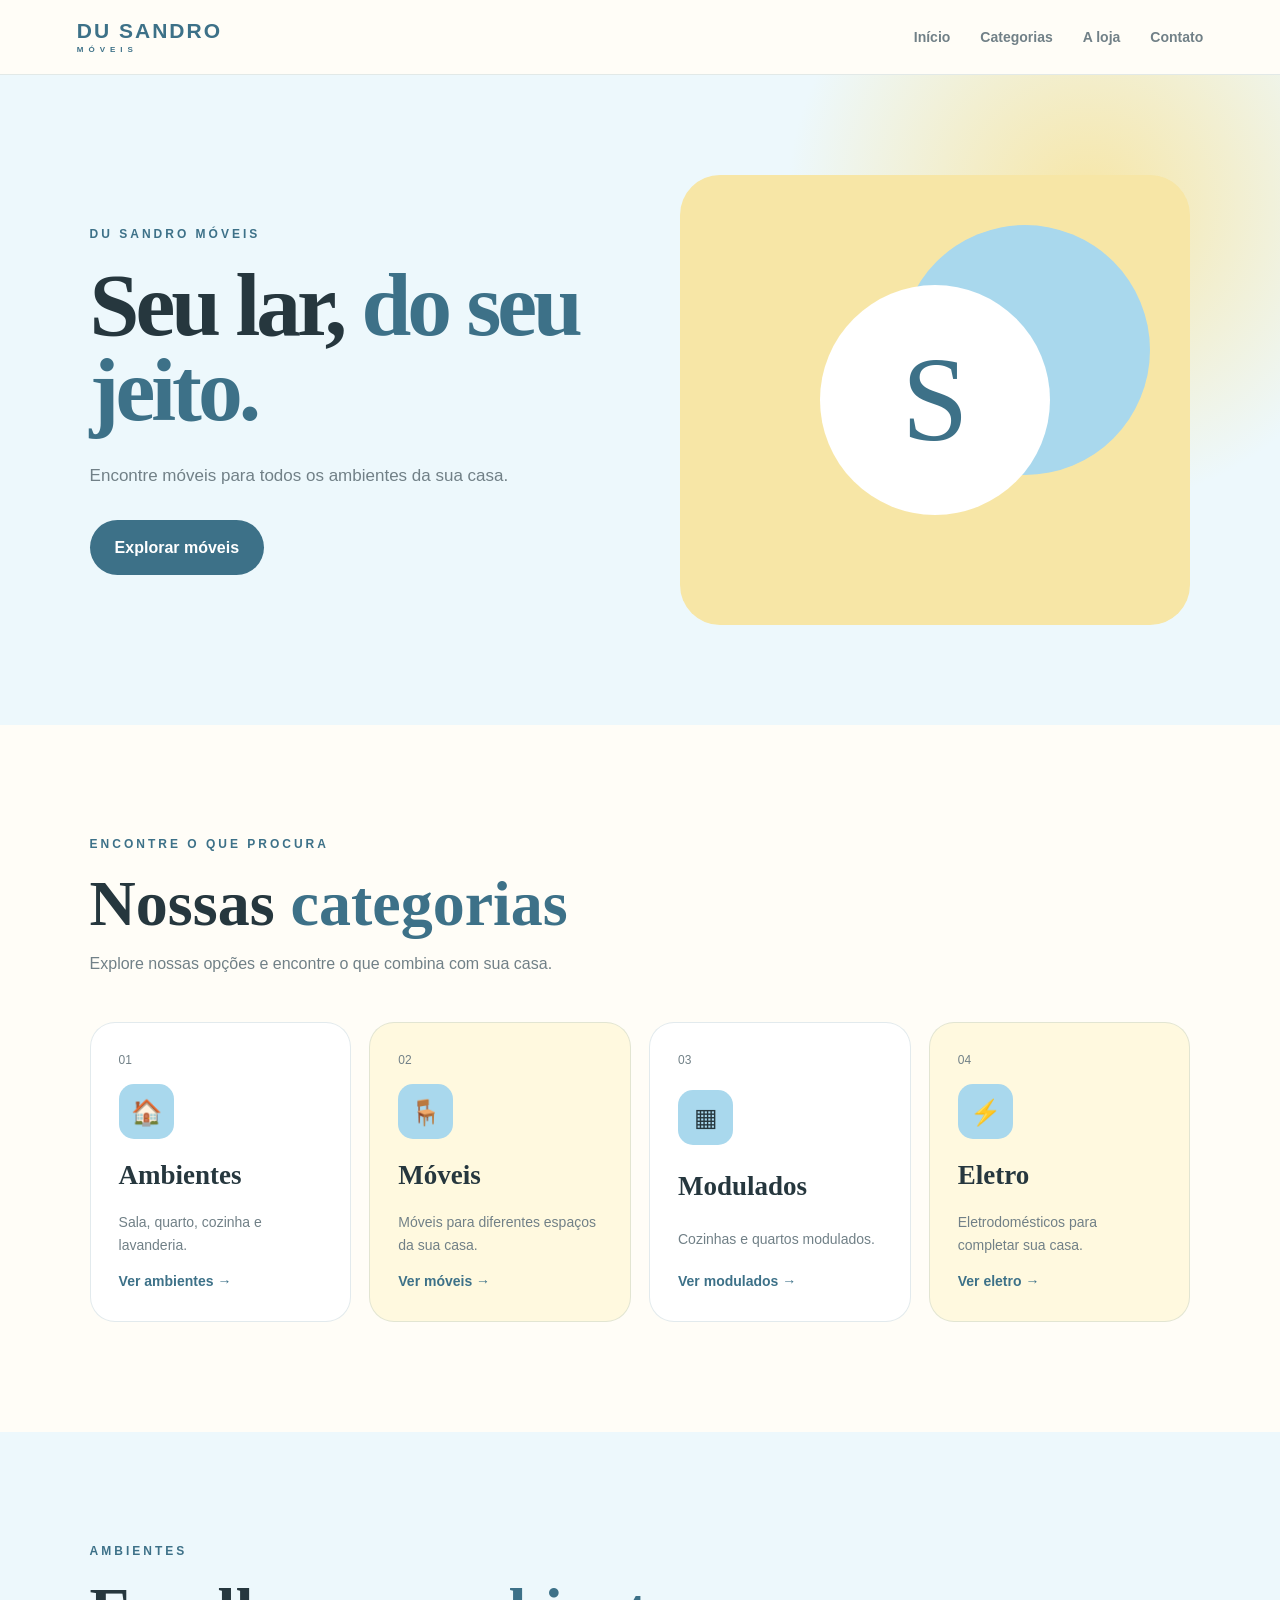
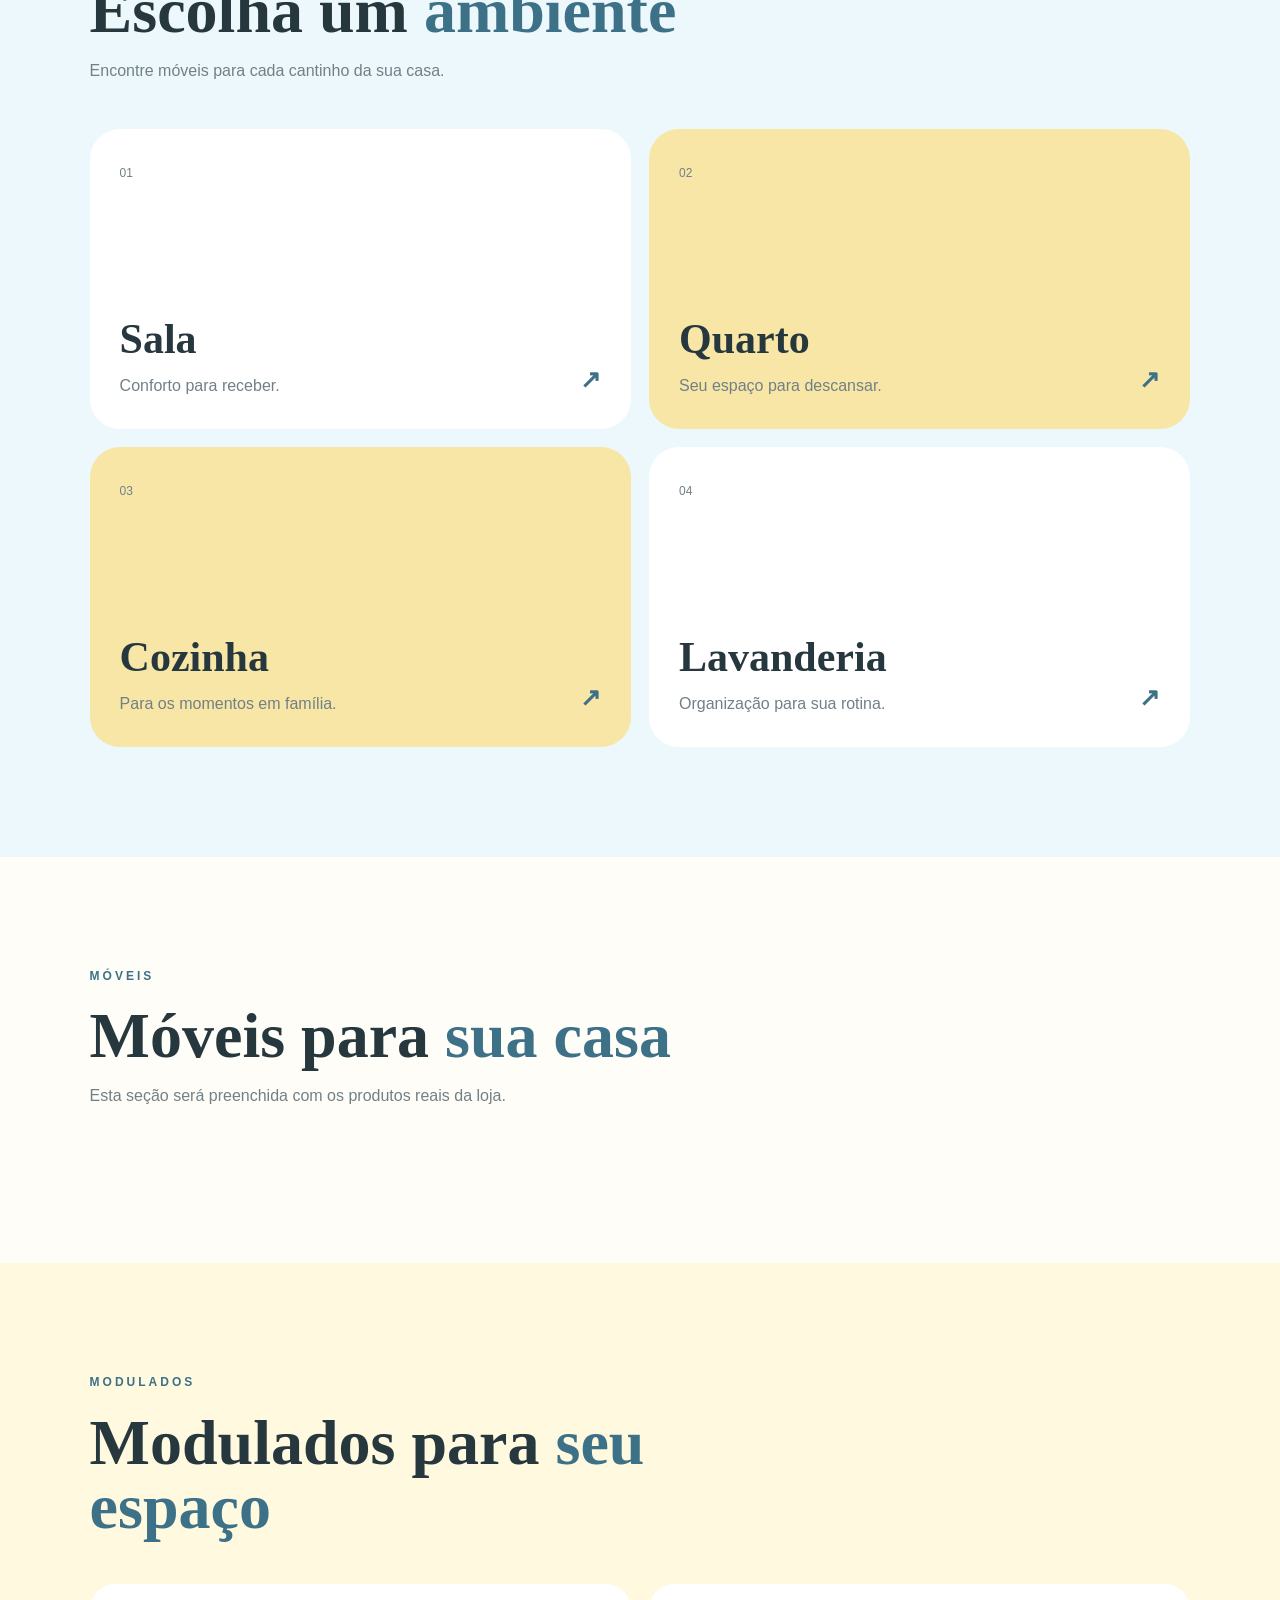
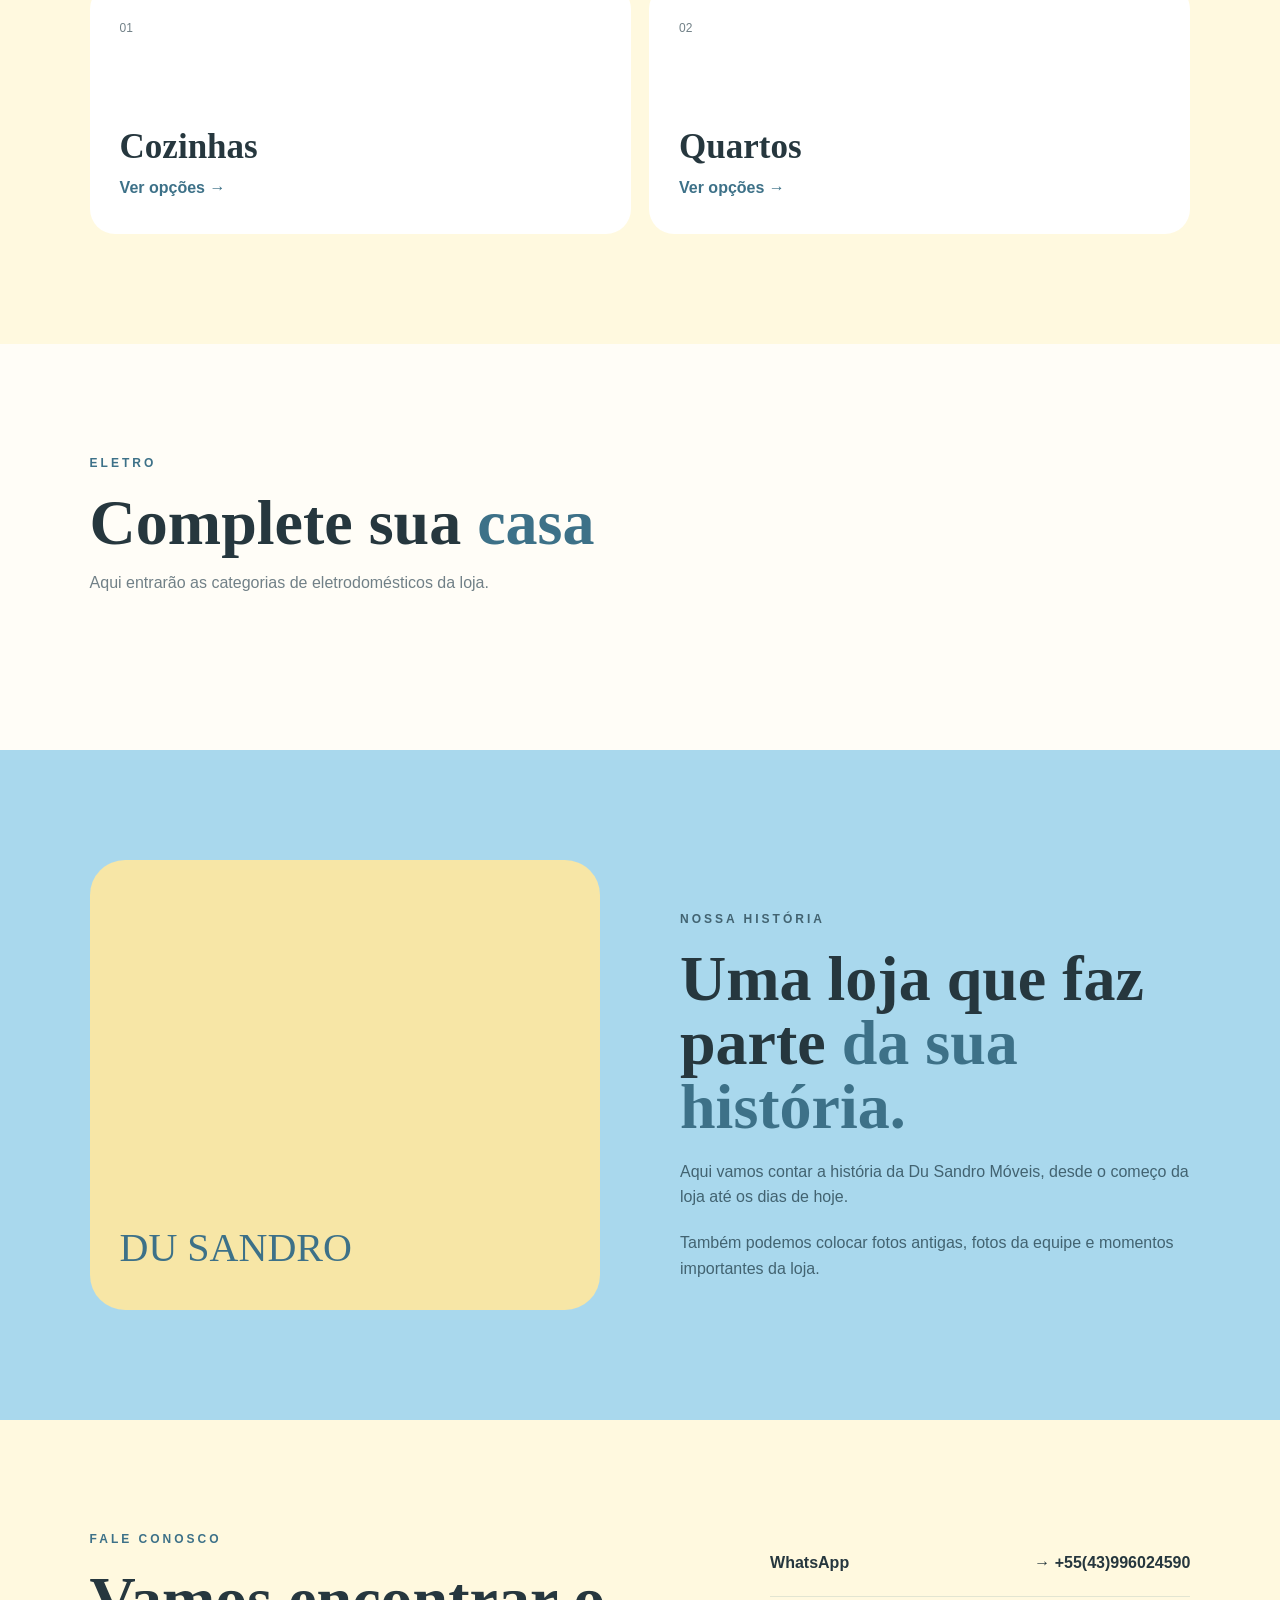
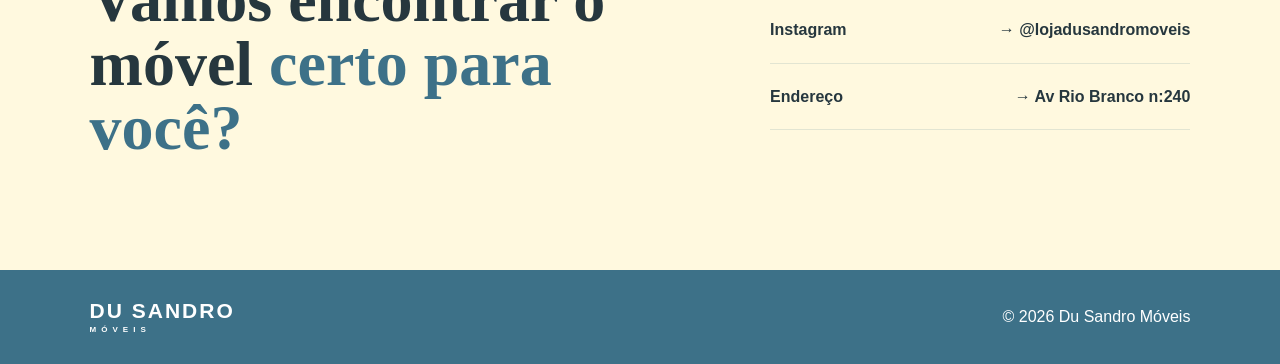
<file: index.html>
<!DOCTYPE html>
<html lang="pt-BR">

<head>
    <link rel="icon" href="seater-sofa.png" type="seater-sofa.png">
    <meta charset="UTF-8">
    <meta name="viewport" content="width=device-width, initial-scale=1.0">

    <title> Du Sandro Móveis</title>

    <link rel="stylesheet" href="style.css">
</head>

<body>

    <!-- CABEÇALHO -->
    <header class="header">

        <div class="logo">
            <span>DU SANDRO</span>
            <small>MÓVEIS</small>
        </div>

        <nav class="menu">
            <a href="#inicio">Início</a>
            <a href="#categorias">Categorias</a>
            <a href="#sobre">A loja</a>
            <a href="#contato">Contato</a>
        </nav>

    </header>


    <!-- INÍCIO -->
    <main>

        <section class="hero" id="inicio">

            <div class="hero-text">

                <p class="mini-title">DU SANDRO MÓVEIS</p>

                <h1>
                    Seu lar,
                    <span>do seu jeito.</span>
                </h1>

                <p class="hero-description">
                    Encontre móveis para todos os ambientes
                    da sua casa.
                </p>

                <a href="#categorias" class="button">
                    Explorar móveis
                </a>

            </div>


            <div class="hero-image">

                <!-- Depois colocaremos uma foto real aqui -->

                <div class="decor-circle"></div>

                <div class="hero-placeholder">
                    <span>S</span>
                </div>

            </div>

        </section>



        <!-- CATEGORIAS -->
        <section class="categories" id="categorias">

            <div class="section-title">

                <p class="mini-title">ENCONTRE O QUE PROCURA</p>

                <h2>
                    Nossas
                    <span>categorias</span>
                </h2>

                <p>
                    Explore nossas opções e encontre o que
                    combina com sua casa.
                </p>

            </div>


            <div class="category-grid">


                <!-- AMBIENTES -->
                <article class="category-card">

                    <div class="category-number">
                        01
                    </div>

                    <div class="category-icon">
                        🏠
                    </div>

                    <h3>Ambientes</h3>

                    <p>
                        Sala, quarto, cozinha e lavanderia.
                    </p>

                    <a href="#ambientes">
                        Ver ambientes →
                    </a>

                </article>



                <!-- MÓVEIS -->
                <article class="category-card">

                    <div class="category-number">
                        02
                    </div>

                    <div class="category-icon">
                        🪑
                    </div>

                    <h3>Móveis</h3>

                    <p>
                        Móveis para diferentes espaços
                        da sua casa.
                    </p>

                    <a href="#moveis">
                        Ver móveis →
                    </a>

                </article>



                <!-- MODULADOS -->
                <article class="category-card">

                    <div class="category-number">
                        03
                    </div>

                    <div class="category-icon">
                        ▦
                    </div>

                    <h3>Modulados</h3>

                    <p>
                        Cozinhas e quartos modulados.
                    </p>

                    <a href="#modulados">
                        Ver modulados →
                    </a>

                </article>



                <!-- ELETRO -->
                <article class="category-card">

                    <div class="category-number">
                        04
                    </div>

                    <div class="category-icon">
                        ⚡
                    </div>

                    <h3>Eletro</h3>

                    <p>
                        Eletrodomésticos para completar
                        sua casa.
                    </p>

                    <a href="#eletro">
                        Ver eletro →
                    </a>

                </article>

            </div>

        </section>



        <!-- AMBIENTES -->
        <section class="environment-section" id="ambientes">

            <div class="section-title">

                <p class="mini-title">AMBIENTES</p>

                <h2>
                    Escolha um
                    <span>ambiente</span>
                </h2>

                <p>
                    Encontre móveis para cada cantinho
                    da sua casa.
                </p>

            </div>


            <div class="environment-grid">


                <a href="#" class="environment-card sala">

                    <span>01</span>

                    <div>
                        <h3>Sala</h3>
                        <p>Conforto para receber.</p>
                    </div>

                    <strong>↗</strong>

                </a>



                <a href="#" class="environment-card quarto">

                    <span>02</span>

                    <div>
                        <h3>Quarto</h3>
                        <p>Seu espaço para descansar.</p>
                    </div>

                    <strong>↗</strong>

                </a>



                <a href="#" class="environment-card cozinha">

                    <span>03</span>

                    <div>
                        <h3>Cozinha</h3>
                        <p>Para os momentos em família.</p>
                    </div>

                    <strong>↗</strong>

                </a>



                <a href="#" class="environment-card lavanderia">

                    <span>04</span>

                    <div>
                        <h3>Lavanderia</h3>
                        <p>Organização para sua rotina.</p>
                    </div>

                    <strong>↗</strong>

                </a>

            </div>

        </section>



        <!-- MÓVEIS -->
        <section class="simple-section" id="moveis">

            <div class="section-title">

                <p class="mini-title">MÓVEIS</p>

                <h2>
                    Móveis para
                    <span>sua casa</span>
                </h2>

                <p>
                    Esta seção será preenchida com os
                    produtos reais da loja.
                </p>

            </div>

        </section>



        <!-- MODULADOS -->
        <section class="modulados-section" id="modulados">

            <div class="section-title">

                <p class="mini-title">MODULADOS</p>

                <h2>
                    Modulados para
                    <span>seu espaço</span>
                </h2>

            </div>


            <div class="modulados-grid">

                <a href="#">
                    <span>01</span>
                    <h3>Cozinhas</h3>
                    <p>Ver opções →</p>
                </a>

                <a href="#">
                    <span>02</span>
                    <h3>Quartos</h3>
                    <p>Ver opções →</p>
                </a>

            </div>

        </section>



        <!-- ELETRO -->
        <section class="simple-section" id="eletro">

            <div class="section-title">

                <p class="mini-title">ELETRO</p>

                <h2>
                    Complete sua
                    <span>casa</span>
                </h2>

                <p>
                    Aqui entrarão as categorias de
                    eletrodomésticos da loja.
                </p>

            </div>

        </section>



        <!-- SOBRE -->
        <section class="about" id="sobre">

            <div class="about-image">

                <span> DU SANDRO</span>

            </div>


            <div class="about-text">

                <p class="mini-title">
                    NOSSA HISTÓRIA
                </p>

                <h2>
                    Uma loja que faz parte
                    <span>da sua história.</span>
                </h2>

                <p>
                    Aqui vamos contar a história da
                    Du Sandro Móveis, desde o começo da loja
                    até os dias de hoje.
                </p>

                <p>
                    Também podemos colocar fotos antigas,
                    fotos da equipe e momentos importantes
                    da loja.
                </p>

            </div>

        </section>



        <!-- CONTATO -->
        <section class="contact" id="contato">

            <div class="contact-title">

                <p class="mini-title">
                    FALE CONOSCO
                </p>

                <h2>
                    Vamos encontrar o móvel
                    <span>certo para você?</span>
                </h2>

            </div>


            <div class="contact-links">

                <a href="#">
                    <span>WhatsApp</span>
                    →  +55(43)996024590
                </a>

                <a href="#">
                    <span>Instagram</span>
                    → @lojadusandromoveis
                </a>

                <a href="#">
                    <span>Endereço</span>
                    → Av Rio Branco n:240
                </a>

            </div>

        </section>

    </main>



    <!-- RODAPÉ -->
    <footer>

        <div class="logo">
            <span>DU SANDRO</span>
            <small>MÓVEIS</small>
        </div>

        <p>
            © <span id="year"></span> Du Sandro Móveis
        </p>

    </footer>


    <script src="js/script.js"></script>

</body>

</html>
</file>
<file: style.css>
/* =========================
   CONFIGURAÇÕES
========================= */

* {
    margin: 0;
    padding: 0;
    box-sizing: border-box;
}

:root {

    --azul: #a9d8ed;
    --azul-escuro: #3d7188;
    --azul-claro: #edf8fc;

    --amarelo: #f7e6a6;
    --amarelo-claro: #fff9df;

    --creme: #fffdf7;
    --branco: #ffffff;

    --texto: #26373e;
    --cinza: #718087;

    --borda: rgba(61, 113, 136, 0.15);
}


html {
    scroll-behavior: smooth;
}


body {

    font-family: Arial, sans-serif;

    background: var(--creme);

    color: var(--texto);

    line-height: 1.6;
}


a {
    text-decoration: none;
    color: inherit;
}


button {
    font-family: inherit;
}


section {
    scroll-margin-top: 80px;
}


/* =========================
   HEADER
========================= */

.header {

    position: sticky;

    top: 0;

    z-index: 100;

    background: rgba(255, 253, 247, 0.94);

    backdrop-filter: blur(12px);

    border-bottom: 1px solid var(--borda);
}


.header {

    padding: 20px 6%;

    display: flex;

    justify-content: space-between;

    align-items: center;
}


.logo {

    display: flex;

    flex-direction: column;

    line-height: 1;

    font-weight: bold;

    color: var(--azul-escuro);

    letter-spacing: 2px;
}


.logo span {

    font-size: 21px;

}


.logo small {

    font-size: 8px;

    letter-spacing: 5px;

    margin-top: 5px;
}


.menu {

    display: flex;

    gap: 30px;
}


.menu a {

    color: var(--cinza);

    font-size: 14px;

    font-weight: 600;

    transition: 0.2s;
}


.menu a:hover {

    color: var(--azul-escuro);

}


/* =========================
   HERO
========================= */

.hero {

    min-height: 650px;

    padding: 90px 7%;

    display: grid;

    grid-template-columns: 1fr 1fr;

    align-items: center;

    gap: 80px;

    background:

        radial-gradient(
            circle at 85% 20%,
            var(--amarelo),
            transparent 25%
        ),

        var(--azul-claro);
}


.hero-text {

    max-width: 650px;
}


.mini-title {

    color: var(--azul-escuro);

    font-size: 12px;

    font-weight: bold;

    letter-spacing: 3px;

    margin-bottom: 18px;
}


.hero h1 {

    font-family: Georgia, serif;

    font-size: clamp(55px, 7vw, 95px);

    line-height: 0.95;

    letter-spacing: -4px;
}


.hero h1 span,
.section-title h2 span,
.about-text h2 span,
.contact-title h2 span {

    color: var(--azul-escuro);

}


.hero-description {

    max-width: 500px;

    margin: 30px 0;

    color: var(--cinza);

    font-size: 17px;
}


.button {

    display: inline-block;

    padding: 15px 25px;

    border-radius: 50px;

    background: var(--azul-escuro);

    color: white;

    font-weight: bold;

    transition: 0.2s;
}


.button:hover {

    transform: translateY(-3px);

}


.hero-image {

    min-height: 450px;

    border-radius: 40px;

    background: var(--amarelo);

    position: relative;

    display: flex;

    align-items: center;

    justify-content: center;

    overflow: hidden;
}


.decor-circle {

    position: absolute;

    width: 250px;

    height: 250px;

    border-radius: 50%;

    background: var(--azul);

    top: 50px;

    right: 40px;
}


.hero-placeholder {

    width: 230px;

    height: 230px;

    border-radius: 50%;

    background: var(--branco);

    display: flex;

    align-items: center;

    justify-content: center;

    font-family: Georgia, serif;

    font-size: 120px;

    color: var(--azul-escuro);

    position: relative;

    z-index: 2;
}


/* =========================
   TÍTULOS
========================= */

.section-title {

    max-width: 700px;

    margin-bottom: 45px;
}


.section-title h2 {

    font-family: Georgia, serif;

    font-size: clamp(40px, 5vw, 65px);

    line-height: 1;

}


.section-title > p:last-child {

    color: var(--cinza);

    margin-top: 15px;

}


/* =========================
   CATEGORIAS
========================= */

.categories {

    padding: 110px 7%;
}


.category-grid {

    display: grid;

    grid-template-columns: repeat(4, 1fr);

    gap: 18px;
}


.category-card {

    min-height: 300px;

    padding: 28px;

    border-radius: 25px;

    background: var(--branco);

    border: 1px solid var(--borda);

    display: flex;

    flex-direction: column;

    justify-content: space-between;

    transition: 0.25s;
}


.category-card:nth-child(even) {

    background: var(--amarelo-claro);

}


.category-card:hover {

    transform: translateY(-8px);

    box-shadow: 0 20px 45px rgba(61, 113, 136, 0.12);

}


.category-number {

    color: var(--cinza);

    font-size: 12px;

}


.category-icon {

    width: 55px;

    height: 55px;

    background: var(--azul);

    border-radius: 15px;

    display: flex;

    align-items: center;

    justify-content: center;

    font-size: 25px;
}


.category-card h3 {

    font-family: Georgia, serif;

    font-size: 27px;

}


.category-card p {

    color: var(--cinza);

    font-size: 14px;

}


.category-card a {

    color: var(--azul-escuro);

    font-weight: bold;

    font-size: 14px;

}


/* =========================
   AMBIENTES
========================= */

.environment-section {

    padding: 110px 7%;

    background: var(--azul-claro);
}


.environment-grid {

    display: grid;

    grid-template-columns: repeat(2, 1fr);

    gap: 18px;
}


.environment-card {

    min-height: 300px;

    padding: 30px;

    border-radius: 30px;

    position: relative;

    overflow: hidden;

    background: var(--branco);

    transition: 0.25s;
}


.environment-card:nth-child(2),
.environment-card:nth-child(3) {

    background: var(--amarelo);

}


.environment-card:hover {

    transform: scale(1.015);

}


.environment-card > span:first-child {

    color: var(--cinza);

    font-size: 12px;
}


.environment-card div {

    position: absolute;

    bottom: 30px;

    left: 30px;
}


.environment-card h3 {

    font-family: Georgia, serif;

    font-size: 42px;

}


.environment-card p {

    color: var(--cinza);

}


.environment-card strong {

    position: absolute;

    right: 30px;

    bottom: 30px;

    font-size: 25px;

    color: var(--azul-escuro);
}


/* =========================
   SEÇÕES SIMPLES
========================= */

.simple-section {

    padding: 110px 7%;

}


.modulados-section {

    padding: 110px 7%;

    background: var(--amarelo-claro);
}


.modulados-grid {

    display: grid;

    grid-template-columns: repeat(2, 1fr);

    gap: 18px;
}


.modulados-grid a {

    min-height: 250px;

    padding: 30px;

    background: white;

    border-radius: 25px;

    transition: 0.2s;
}


.modulados-grid a:hover {

    transform: translateY(-5px);

}


.modulados-grid span {

    color: var(--cinza);

    font-size: 12px;
}


.modulados-grid h3 {

    font-family: Georgia, serif;

    font-size: 35px;

    margin-top: 80px;
}


.modulados-grid p {

    color: var(--azul-escuro);

    font-weight: bold;

}


/* =========================
   SOBRE
========================= */

.about {

    padding: 110px 7%;

    display: grid;

    grid-template-columns: 1fr 1fr;

    gap: 80px;

    align-items: center;

    background: var(--azul);
}


.about-image {

    min-height: 450px;

    border-radius: 35px;

    background: var(--amarelo);

    display: flex;

    align-items: flex-end;

    padding: 30px;

    font-family: Georgia, serif;

    font-size: 40px;

    color: var(--azul-escuro);
}


.about-text h2 {

    font-family: Georgia, serif;

    font-size: clamp(40px, 5vw, 65px);

    line-height: 1;

}


.about-text p {

    margin-top: 20px;

    color: #426371;

}


/* =========================
   CONTATO
========================= */

.contact {

    padding: 110px 7%;

    display: grid;

    grid-template-columns: 1fr 0.7fr;

    gap: 80px;

    background: var(--amarelo-claro);
}


.contact-title h2 {

    font-family: Georgia, serif;

    font-size: clamp(40px, 5vw, 65px);

    line-height: 1;
}


.contact-links {

    display: flex;

    flex-direction: column;
}


.contact-links a {

    padding: 20px 0;

    border-bottom: 1px solid var(--borda);

    display: flex;

    justify-content: space-between;

    font-weight: bold;

}


.contact-links a:hover {

    color: var(--azul-escuro);

}


/* =========================
   FOOTER
========================= */

footer {

    padding: 30px 7%;

    background: var(--azul-escuro);

    color: white;

    display: flex;

    justify-content: space-between;

    align-items: center;
}


footer .logo {

    color: white;
}


/* =========================
   RESPONSIVIDADE
========================= */

@media (max-width: 900px) {

    .hero {

        grid-template-columns: 1fr;

    }


    .category-grid {

        grid-template-columns: repeat(2, 1fr);

    }


    .about,
    .contact {

        grid-template-columns: 1fr;

    }

}


@media (max-width: 600px) {

    .menu {

        display: none;

    }


    .hero {

        padding: 70px 6%;

    }


    .hero h1 {

        font-size: 55px;

    }


    .category-grid,
    .environment-grid,
    .modulados-grid {

        grid-template-columns: 1fr;

    }


    .categories,
    .environment-section,
    .simple-section,
    .modulados-section,
    .about,
    .contact {

        padding: 75px 6%;

    }


    footer {

        flex-direction: column;

        gap: 15px;

        text-align: center;

    }

}
</file>
